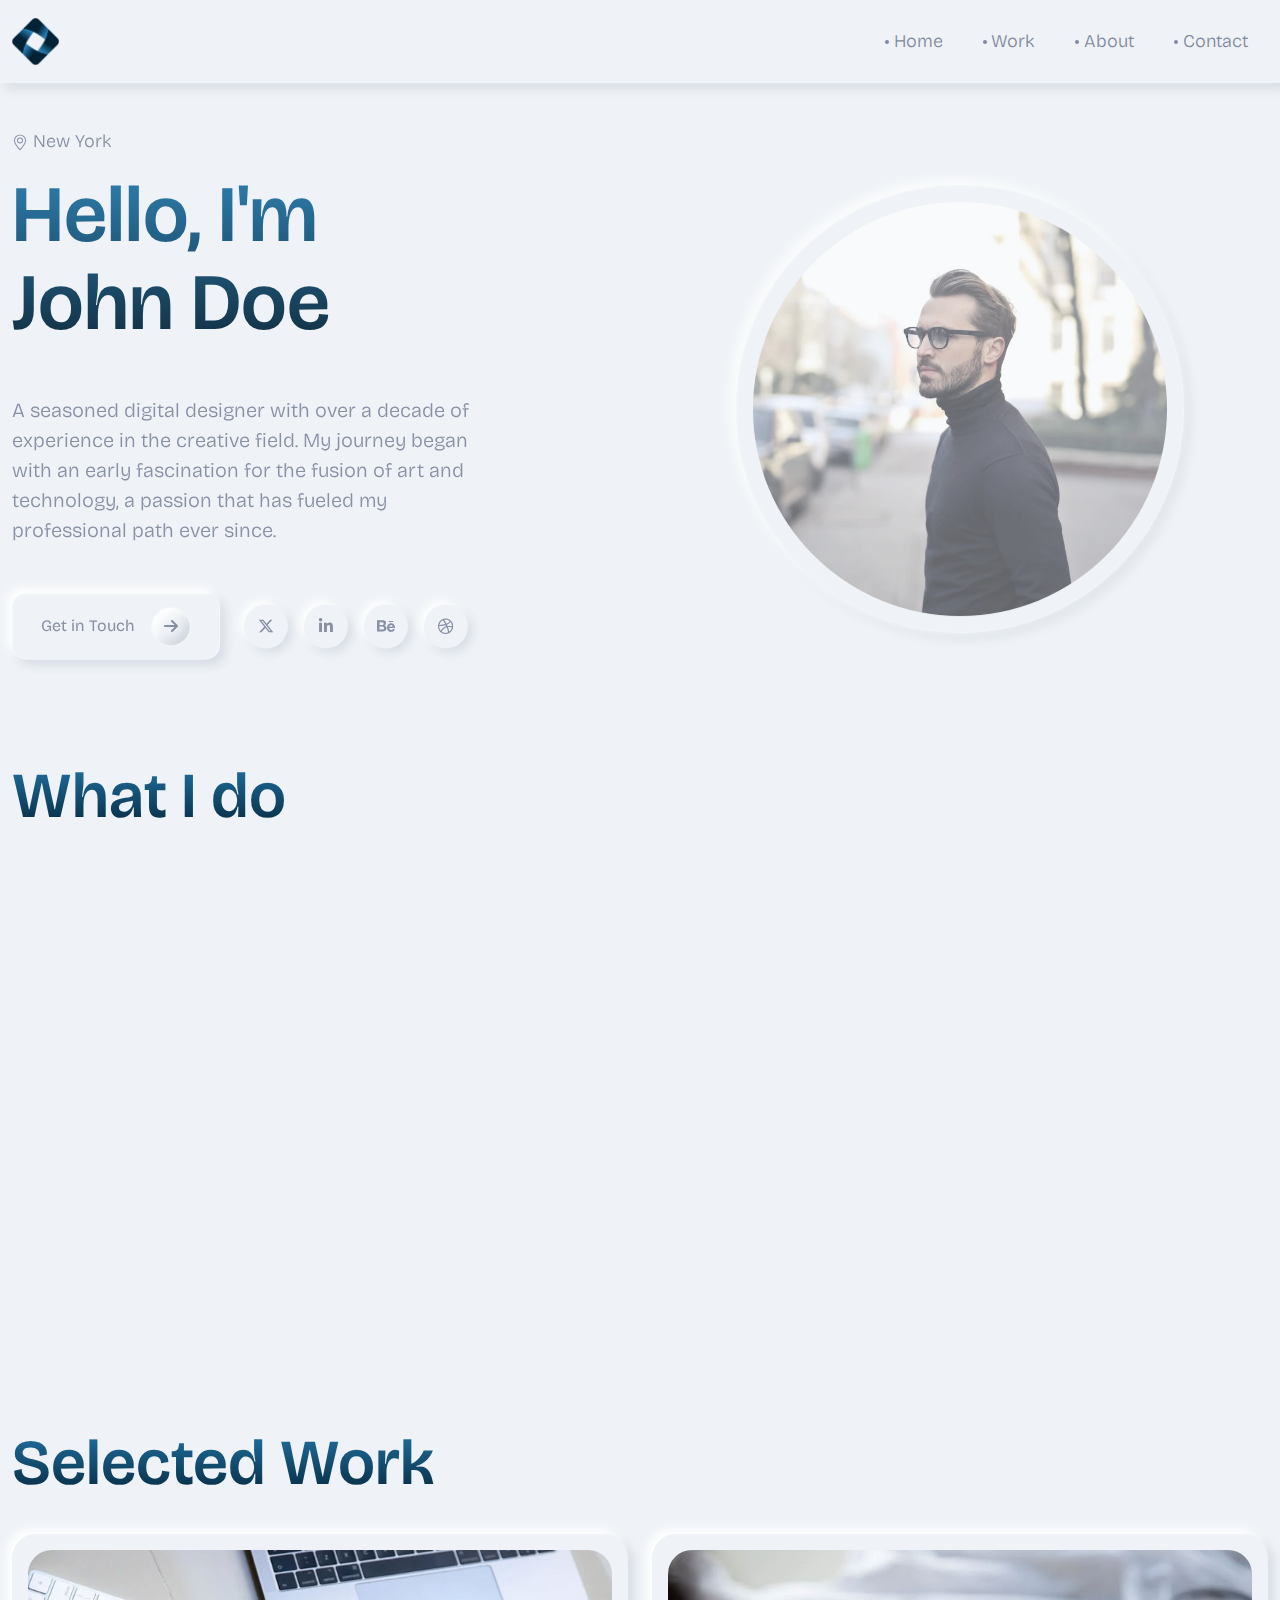
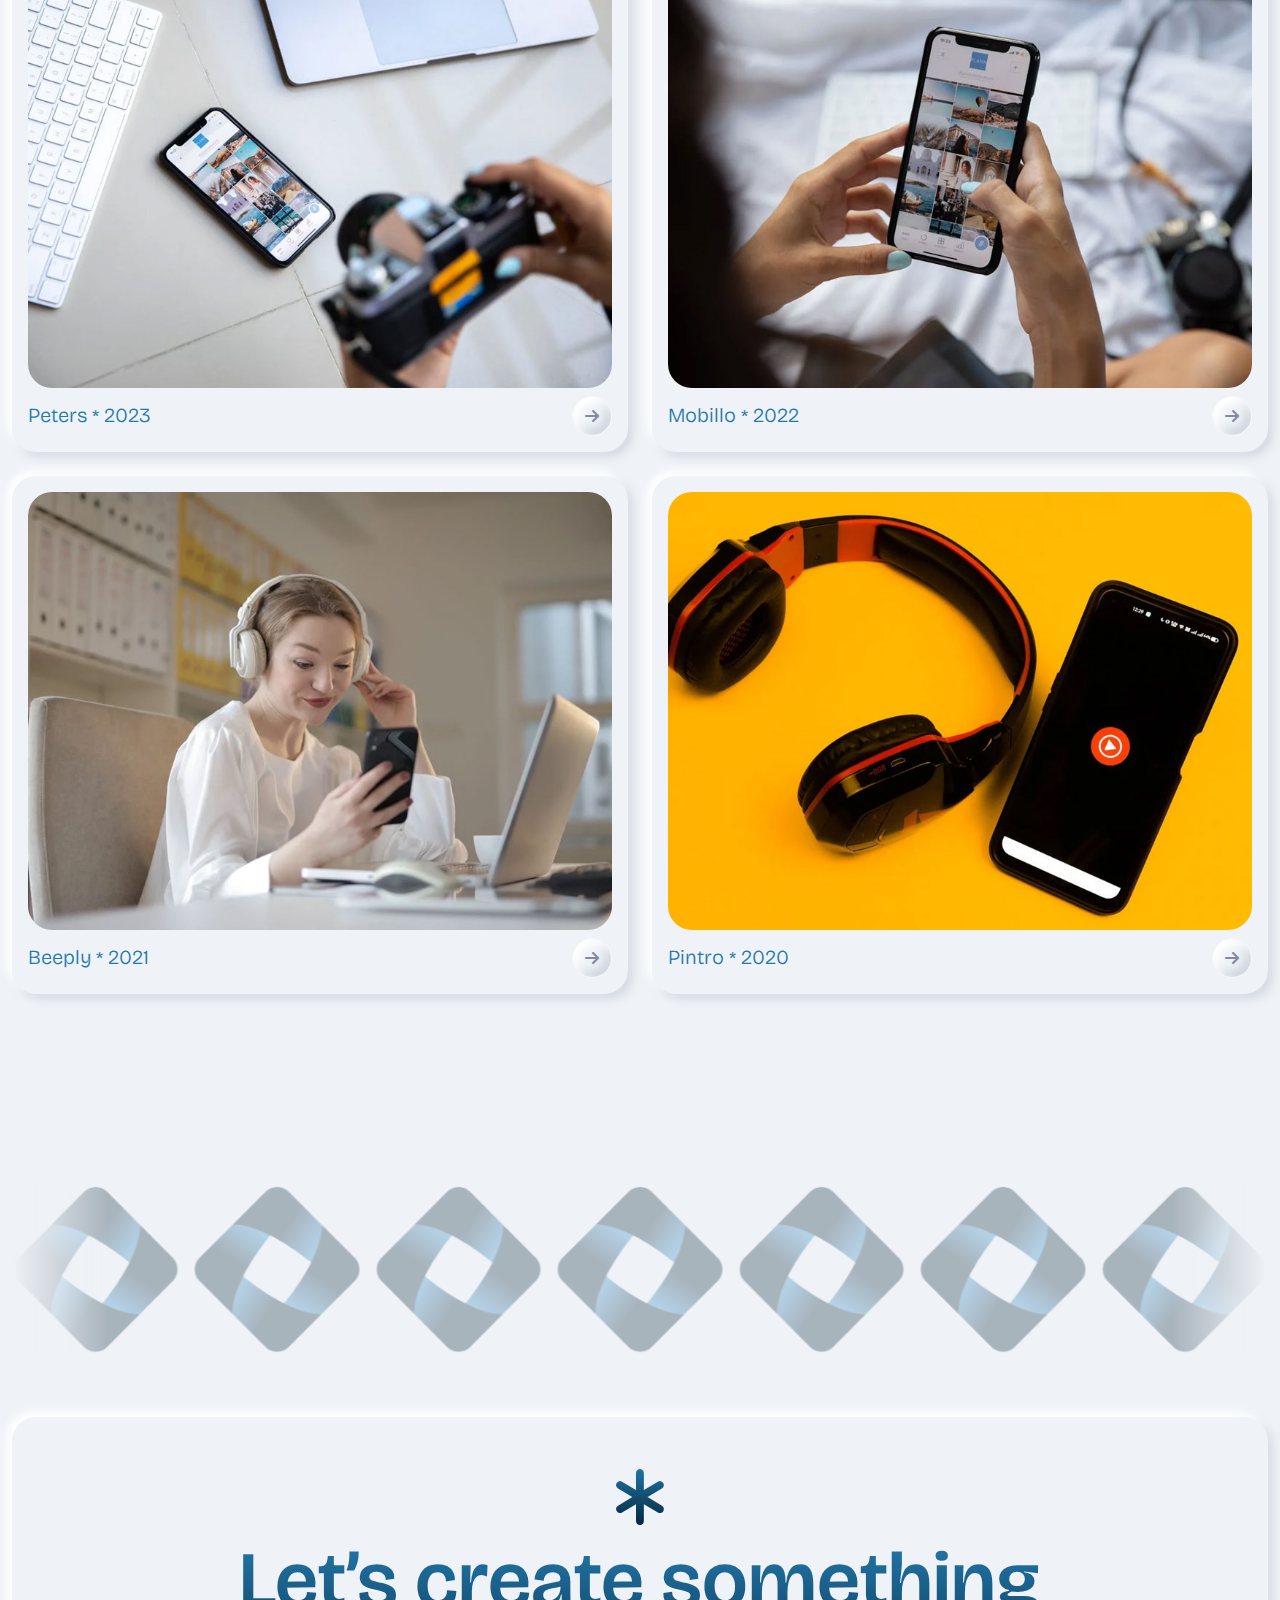
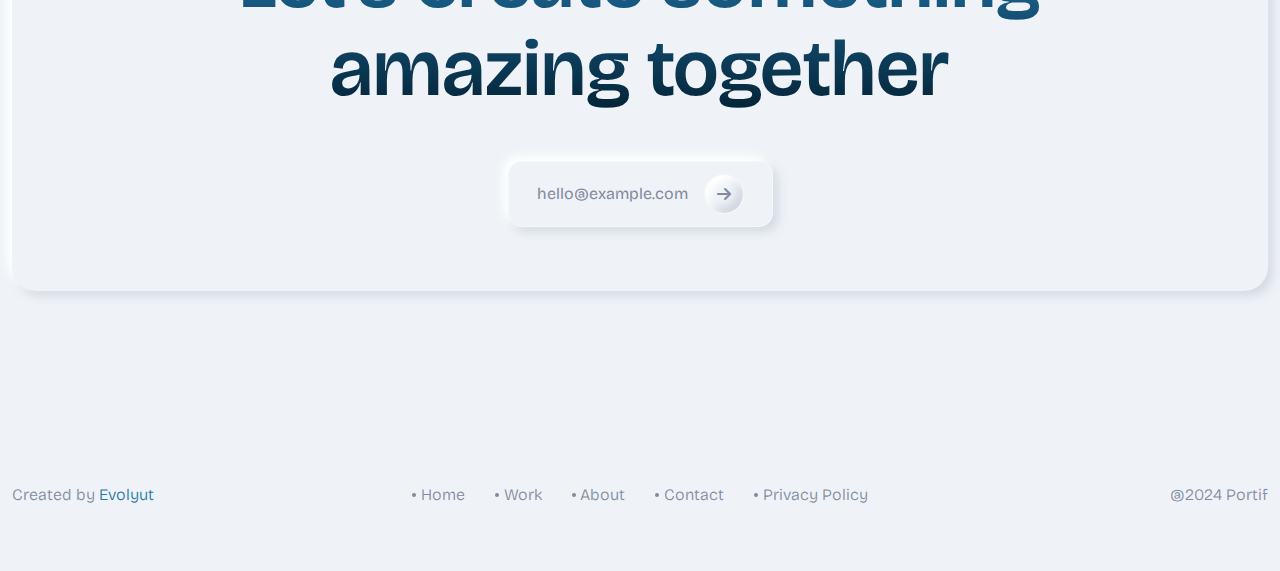
<file: portif-light/index.html>
<!doctype html>
<html lang="en">
   <head>
      <meta charset="utf-8">
      <meta name="viewport" content="width=device-width, initial-scale=1">
      <title>Portif - Personal Portfolio HTML Template</title>
      <link href="img/favicon.ico" rel="shortcut icon" type="image/x-icon">
      <link rel="preconnect" href="https://fonts.googleapis.com">
      <link rel="preconnect" href="https://fonts.gstatic.com" crossorigin>
      <link href="https://fonts.googleapis.com/css2?family=Bricolage+Grotesque:opsz,wght@12..96,200..800&display=swap" rel="stylesheet">
      <link rel="stylesheet" href="css/bootstrap.min.css" type="text/css">
      <link rel="stylesheet" href="css/swiper-bundle.min.css" type="text/css">
      <link rel="stylesheet" href="css/all.min.css" type="text/css" />
      <link rel="stylesheet" href="css/custom.css" type="text/css">
   </head>
   <body>
  
      <!-- Header start Here-->
      <header id="header" class="position-absolute start-0 end-0 top-0 z-9">
         <nav class="navbar navbar-expand-lg py-2">
            <div class="container">
               <a class="navbar-brand" href="index.html"> 
               <img src="img/portif.png" class="w-25" alt="logo">
               </a>
               <button class="navbar-toggler" type="button" data-bs-toggle="collapse" data-bs-target="#navbarSupportedContent" aria-controls="navbarSupportedContent" aria-expanded="false" aria-label="Toggle navigation">
               <span></span>
               <span></span>
               <span></span> 
               </button>
               <div class="collapse navbar-collapse" id="navbarSupportedContent">
                  <ul class="navbar-nav ms-lg-auto">
                     <li class="nav-item">
                        <a class="nav-link active" aria-current="page" href="index.html">Home</a>
                     </li>
                     <li class="nav-item"> 
                        <a class="nav-link" href="work.html">Work</a>
                     </li>
                     <li class="nav-item">
                        <a class="nav-link" href="About.html">About</a>
                     </li>
                     <li class="nav-item">
                        <a class="nav-link" href="contact.html">Contact</a>
                     </li>
                  </ul>
               </div>
            </div>
         </nav>
      </header>
      <!--Header End Here--> 


      <!--Banner Start Here-->

        <section class="wrapper">  
 
      <section class="banner">
         <div class="container">
            <div class="row row-cols-1  row-cols-lg-2 align-items-center justify-content-between pt-5">
               <div class="col order-2 order-lg-1">
                  <div class="banner-content">
                     <div class="location mb-3">
                        <svg xmlns="http://www.w3.org/2000/svg" width="16" height="16" fill="currentColor" class="bi bi-geo-alt" viewBox="0 0 16 16">
                           <path d="M12.166 8.94c-.524 1.062-1.234 2.12-1.96 3.07A32 32 0 0 1 8 14.58a32 32 0 0 1-2.206-2.57c-.726-.95-1.436-2.008-1.96-3.07C3.304 7.867 3 6.862 3 6a5 5 0 0 1 10 0c0 .862-.305 1.867-.834 2.94M8 16s6-5.686 6-10A6 6 0 0 0 2 6c0 4.314 6 10 6 10"/>
                           <path d="M8 8a2 2 0 1 1 0-4 2 2 0 0 1 0 4m0 1a3 3 0 1 0 0-6 3 3 0 0 0 0 6"/>
                        </svg>
                        New York
                     </div>
                     <h1 class="m-0">Hello, I'm John Doe</h1>
                     <p class="m-0 py-3 py-md-5">A seasoned digital designer with over a decade of experience in the creative field. My journey began with an early fascination for the fusion of art and technology, a passion that has fueled my professional path ever since.</p>
                     <div class="d-flex flex-wrap flex-md-row align-items-center gap-4 ga-md-5 pt-3 pt-md-0">
                        <a href="#" class="btn  d-flex align-items-center ">
                        Get in Touch 
                        <span class="arrow--circle d-flex align-items-center justify-content-center ms-3">
                        <i class="fa-solid fa-arrow-right"></i>
                        </span>
                        </a>
                        <ul class="list-unstyled d-flex social-media-list gap-3 m-0">
                           <li>
                              <a class="d-flex align-items-center justify-content-center " href="">
                              <i class="fa-brands fa-x-twitter"></i>
                              </a>
                           </li>
                           <li>
                              <a class="d-flex align-items-center justify-content-center "  href="">
                              <i class="fa-brands fa-linkedin-in"></i>
                              </a>
                           </li>
                           <li>
                              <a class="d-flex align-items-center justify-content-center "  href="">
                              <i class="fa-brands fa-behance"></i>
                              </a>
                           </li>
                           <li>
                              <a class="d-flex align-items-center justify-content-center "  href="">
                              <i class="fa-brands fa-dribbble"></i>
                              </a>
                           </li>
                        </ul>
                     </div>
                  </div>
               </div>
               <div class="col order-1 order-lg-2">
                  <div class="banner-img mb-4 mb-lg-0">
                     <img src="img/banner.webp" class="img-fluid" alt="banner">
                  </div>
               </div>
            </div>
         </div>
         </div>
      </section>
      <!--Banner End Here-->

   <!--Service-sec Start Here-->
   <section class="service-sec">
      <div class="container">
         <h2>What I do</h2>
         <div class="row row-cols-1 row-cols-lg-3 pt-4 gap-4 gap-lg-0">
            <div class="col">
               <div class="box-shadow service-item">
                  <span class="icon text-white pb-3"><i class="fa-solid fa-award "></i></span>
                  <div class="title">Branding</div>
                  <p>Design compelling logos and visuals, and establish brand guidelines to ensure consistency across all platforms.</p>
               </div>
            </div>
            <div class="col">
               <div class="box-shadow service-item">
                  <span class="icon text-white pb-3"><i class="fa-solid fa-code"></i></span>
                  <div class="title">Development</div>
                  <p>I create customized solutions leveraging the latest technology to fulfill client requirements.</p>
               </div>
            </div>
            <div class="col">
               <div class="box-shadow service-item">
                  <span class="icon text-white pb-3"><i class="fa-solid fa-bullseye"></i></span>
                  <div class="title">Strategy</div>
                  <p>Tailored solutions, focused on results: Comprehensive market research, strategic planning, and flawless execution.</p>
               </div>
            </div>
         </div>
      </div>
   </section>
   <!--Service-sec End Here-->


      <!--Selected Work Start Here-->
      <section class="service-sec">
         <div class="container">
            <h2>Selected Work</h2>
            <div class="row row-cols-1 row-cols-md-2 ">
               <div class="col">
                  <div class="box-shadow project-item mt-4">
                     <a href="#">
                        <figure>
                           <img src="img/item.jpg" alt="item">
                        </figure>
                        <div class="d-flex justify-content-between align-items-center pt-2">
                           <ul class="d-flex list-unstyled m-0 p-0">
                              <li>Peters</li>
                              <li>2023</li>
                           </ul>
                           <span class="arrow--circle d-flex align-items-center justify-content-center ">
                           <i class="fa-solid fa-arrow-right"></i>
                           </span>
                        </div>
                     </a>
                  </div>
               </div>
               <div class="col">
                  <div class="box-shadow project-item mt-4">
                     <a href="#">
                        <figure>
                           <img src="img/item2.jpg" alt="item">
                        </figure>
                        <div class="d-flex justify-content-between align-items-center pt-2">
                           <ul class="d-flex list-unstyled m-0 p-0">
                              <li>Mobillo</li>
                              <li>2022</li>
                           </ul>
                           <span class="arrow--circle d-flex align-items-center justify-content-center ">
                           <i class="fa-solid fa-arrow-right"></i>
                           </span>
                        </div>
                     </a>
                  </div>
               </div>
               <div class="col">
                  <div class="box-shadow project-item mt-4">
                     <a href="#">
                        <figure>
                           <img src="img/item3.jpg" alt="item">
                        </figure>
                        <div class="d-flex justify-content-between align-items-center pt-2">
                           <ul class="d-flex list-unstyled m-0 p-0">
                              <li>Beeply</li>
                              <li>2021</li>
                           </ul>
                           <span class="arrow--circle d-flex align-items-center justify-content-center ">
                           <i class="fa-solid fa-arrow-right"></i>
                           </span>
                        </div>
                     </a>
                  </div>
               </div>
               <div class="col">
                  <div class="box-shadow project-item mt-4">
                     <a href="#">
                        <figure>
                           <img src="img/item4.jpg" alt="item">
                        </figure>
                        <div class="d-flex justify-content-between align-items-center pt-2">
                           <ul class="d-flex list-unstyled m-0 p-0">
                              <li>Pintro</li>
                              <li>2020</li>
                           </ul>
                           <span class="arrow--circle d-flex align-items-center justify-content-center ">
                           <i class="fa-solid fa-arrow-right"></i>
                           </span>
                        </div>
                     </a>
                  </div>
               </div>
            </div>
         </div>
      </section>
      <!--Selected Work End Here-->


      <!-- Service-apply Start Here-->

      <section class="service-apply-section">
         <div class="container">
            <div class="service-slider">
               <div class="swiper">
                  <div class="swiper-wrapper">
                     <div class="swiper-slide"><img src="img/portif.png" alt="brand"></div>
                     <div class="swiper-slide"><img src="img/portif.png" alt="brand"></div>
                     <div class="swiper-slide"><img src="img/portif.png" alt="brand"></div>
                     <div class="swiper-slide"><img src="img/portif.png" alt="brand"></div>
                     <div class="swiper-slide"><img src="img/portif.png" alt="brand"></div>
                     <div class="swiper-slide"><img src="img/portif.png" alt="brand"></div>
                     <div class="swiper-slide"><img src="img/portif.png" alt="brand"></div>
                     <div class="swiper-slide"><img src="img/portif.png" alt="brand"></div>
                  </div>
                  <div class="swiper-pagination"></div>
               </div>  
            </div>
       
            <div class="service-apply-item box-shadow">
               <i class="fa-solid fa-asterisk text-center d-block mb-2"></i>
               <h3 class="text-center">Let’s create something amazing together</h3>
               <div class="d-flex justify-content-center pt-5">
                <a href="#" class="btn d-flex align-items-center">hello@example.com<span class="arrow--circle d-flex align-items-center justify-content-center ms-3"><i class="fa-solid fa-arrow-right"></i></span></a>
               </div>
            </div>

         </div>
      </section>  
      <!-- Service-apply End Here-->
   </section>

      <!-- Footer StarHere-->
      <footer>
         <div class="container">
            <div class="row">
               <div class="col-lg-3 order-2 order-lg-1">
                  <div class="text-footer text-center text-lg-start py-4 py-lg-0">Created by 
                     <a href="https://themeforest.net/user/evolyut" target="_blank" class="link">Evolyut</a>
                  </div>
               </div>
               <div class="col-lg-6 order-1 order-lg-2">
                  <ul class="d-flex footer-menu list-unstyled flex-wrap justify-content-center m-0 p-0">
                     <li><a href="index.html">Home</a></li>
                     <li><a href="work.html">Work</a></li>
                     <li><a href="About.html">About</a></li>
                     <li><a href="contact.html">Contact</a></li>
                     <li><a href="privacy.html">Privacy Policy</a></li>
                  </ul>
               </div>
               <div class="col-lg-3 order-3 "> 
                  <div class="text-footer text-center text-lg-end">
                     @2024 Portif
                  </div>
               </div>
            </div>
         </div>
      </footer>
      <!-- Footer End Here-->
      
      
      <script src="js/bootstrap.bundle.min.js"></script>
      <script src="js/gsap.min.js"></script>
      <script src="js/swiper-bundle.min.js"></script>
      <script src="js/custom.js"></script>



    


   </body>
</html>
</file>
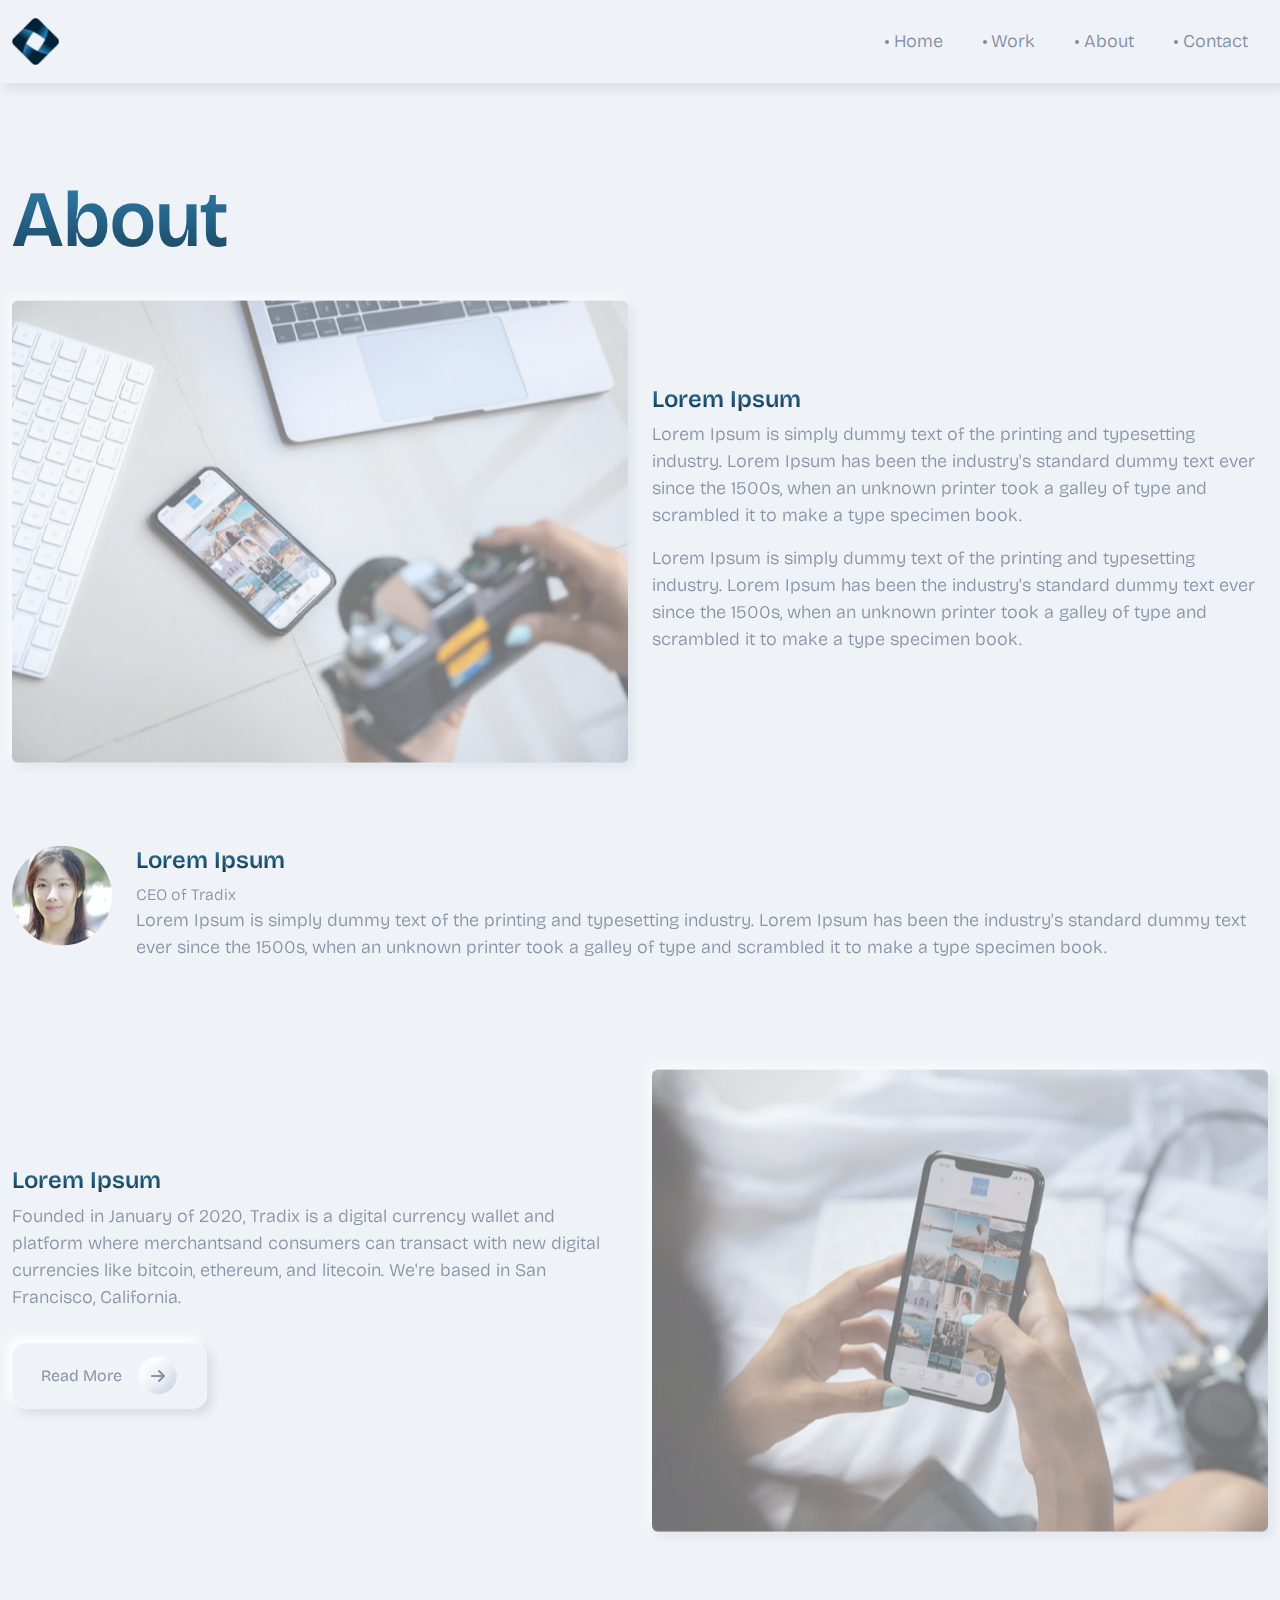
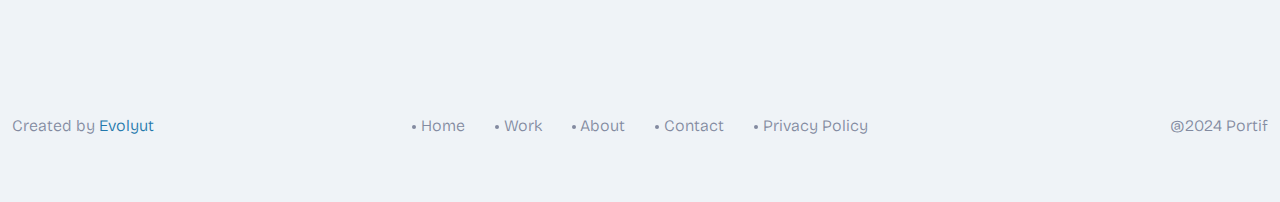
<file: portif-light/About.html>
<!doctype html>
<html lang="en">
   <head>
      <meta charset="utf-8">
      <meta name="viewport" content="width=device-width, initial-scale=1">
      <title>Portif - Personal Portfolio HTML Template</title>
      <link href="img/favicon.ico" rel="shortcut icon" type="image/x-icon">
      <link rel="preconnect" href="https://fonts.googleapis.com">
      <link rel="preconnect" href="https://fonts.gstatic.com" crossorigin>
      <link href="https://fonts.googleapis.com/css2?family=Bricolage+Grotesque:opsz,wght@12..96,200..800&display=swap" rel="stylesheet">
      <link rel="stylesheet" href="css/bootstrap.min.css" type="text/css">
      <link rel="stylesheet" href="css/swiper-bundle.min.css" type="text/css">
      <link rel="stylesheet" href="css/all.min.css" type="text/css" />
      <link rel="stylesheet" href="css/custom.css" type="text/css">
   </head>
   <body>
      <!-- Header start Here-->
      <header id="header" class="position-absolute start-0 end-0 top-0 z-9">
         <nav class="navbar navbar-expand-lg py-2">
            <div class="container">
               <a class="navbar-brand" href="index.html"> 
               <img src="img/portif.png" class="w-25" alt="logo">
               </a>
               <button class="navbar-toggler" type="button" data-bs-toggle="collapse" data-bs-target="#navbarSupportedContent" aria-controls="navbarSupportedContent" aria-expanded="false" aria-label="Toggle navigation">
               <span></span>
               <span></span>
               <span></span> 
               </button>
               <div class="collapse navbar-collapse" id="navbarSupportedContent">
                  <ul class="navbar-nav ms-lg-auto">
                     <li class="nav-item">
                        <a class="nav-link active" aria-current="page" href="index.html">Home</a>
                     </li>
                     <li class="nav-item"> 
                        <a class="nav-link" href="work.html">Work</a>
                     </li>
                     <li class="nav-item">
                        <a class="nav-link" href="About.html">About</a>
                     </li>
                     <li class="nav-item">
                        <a class="nav-link" href="contact.html">Contact</a>
                     </li>
                  </ul>
               </div>
            </div>
         </nav>
      </header>
      <!--Header End Here--> 
      <!--Banner Start Here-->
      <section class="wrapper">
         <!--Selected Work Start Here-->
         <section class="service-sec about-main">
            <div class="container pt-5 pt-md-0">
               <h1 class="m-0 pb-2 pb-md-4">About</h1>
            <div class="row row-cols-1 row-cols-md-2 align-items-center ">
               <div class="col">
                  <div class="about-img rounded-2 overflow-hidden box-shadow">
                     <img src="img/item.jpg" alt="item">
                  </div>
               </div>
               <div class="col">
                  <div class="about-content pt-4 pt-lg-0">
                     <h4 class="mb-2">Lorem Ipsum</h4>
                     <p class="pb-3 m-0">Lorem Ipsum is simply dummy text of the printing and typesetting industry. Lorem Ipsum has been the industry's standard dummy text ever since the 1500s, when an unknown printer took a galley of type and scrambled it to make a type specimen book.</p>
                     <p class="m-0">Lorem Ipsum is simply dummy text of the printing and typesetting industry. Lorem Ipsum has been the industry's standard dummy text ever since the 1500s, when an unknown printer took a galley of type and scrambled it to make a type specimen book.</p>
                  </div>
               </div>
            </div>
            <div class="row row-cols-1 align-items-center  py-5 my-lg-5">
               <div class="col">
                  <div class="d-sm-flex align-items-start ">
                     <img src="img/avtar.jpg"  class="img-fluid rounded-circle mb-3 mb-sm-0 me-4" alt="img">
                     <div>
                        <h4>Lorem Ipsum</h4>
                        <span style="color:#828aa0;">CEO of Tradix</span>
                        <p class="m-0">Lorem Ipsum is simply dummy text of the printing and typesetting industry. Lorem Ipsum has been the industry's standard dummy text ever since the 1500s, when an unknown printer took a galley of type and scrambled it to make a type specimen book.</p>
                     </div>
                  </div>
               </div>  
            </div>
            <div class="row row-cols-1 row-cols-md-2 align-items-center ">
               <div class="col order-md-2">
                  <div class="about-img rounded-2 overflow-hidden box-shadow">
                     <img src="img/item2.jpg" alt="item">
                  </div>
               </div>  
               <div class="col order-md-1">
                  <div class="about-content pt-4 pt-lg-0 ">
                     <h4 class="mb-2">Lorem Ipsum</h4>
                     <p class="pb-3 m-0">Founded in January of 2020, Tradix is a digital currency wallet and platform where merchantsand consumers can transact with new digital currencies like bitcoin, ethereum, and litecoin. We're based in San Francisco, California.
                     </p>
                     <a href="#" class="btn d-inline-flex align-items-center mt-3"> Read More <span class="arrow--circle d-flex align-items-center justify-content-center ms-3"><i class="fa-solid fa-arrow-right"></i></span> </a>
                  </div>
               </div>
            </div>
         </section>
         <!--Selected Work End Here-->
      </section>
      <!-- Footer StarHere-->
      <footer>
         <div class="container">
            <div class="row">
               <div class="col-lg-3 order-2 order-lg-1">
                  <div class="text-footer text-center text-lg-start py-4 py-lg-0">Created by 
                     <a href="https://themeforest.net/user/evolyut" target="_blank" class="link">Evolyut</a>
                  </div>
               </div>
               <div class="col-lg-6 order-1 order-lg-2">
                  <ul class="d-flex footer-menu list-unstyled flex-wrap justify-content-center m-0 p-0">
                     <li><a href="index.html">Home</a></li>
                     <li><a href="work.html">Work</a></li>
                     <li><a href="About.html">About</a></li>
                     <li><a href="contact.html">Contact</a></li>
                     <li><a href="privacy.html">Privacy Policy</a></li>
                  </ul>
               </div>
               <div class="col-lg-3 order-3 "> 
                  <div class="text-footer text-center text-lg-end">
                     @2024 Portif
                  </div>
               </div>
            </div>
         </div>
      </footer>
      <!-- Footer End Here-->
      <script src="js/bootstrap.bundle.min.js"></script>
      <script src="js/gsap.min.js"></script>
      <script src="js/swiper-bundle.min.js"></script>
      <script src="js/custom.js"></script>
   </body>
</html>
</file>
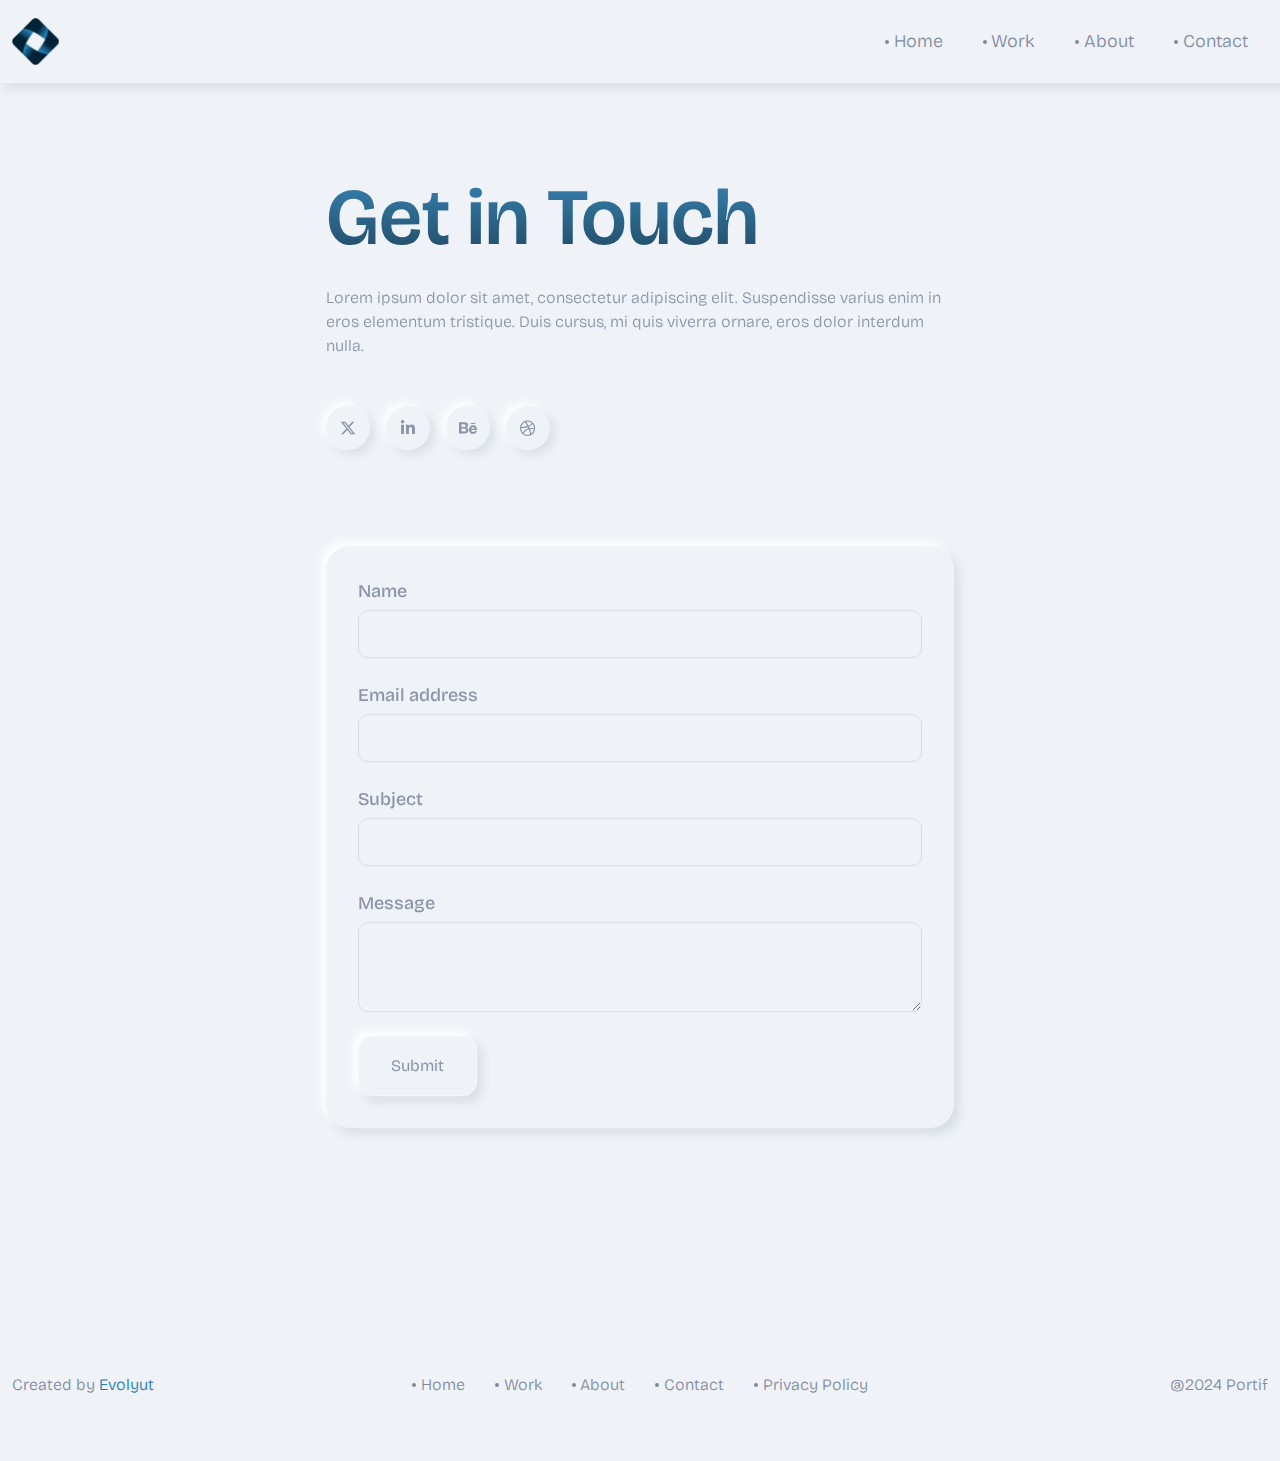
<file: portif-light/contact.html>
<!doctype html>
<html lang="en">
   <head>
      <meta charset="utf-8">
      <meta name="viewport" content="width=device-width, initial-scale=1">
      <title>Portif - Personal Portfolio HTML Template</title> 
      <link href="img/favicon.ico" rel="shortcut icon" type="image/x-icon">
      <link rel="preconnect" href="https://fonts.googleapis.com">
      <link rel="preconnect" href="https://fonts.gstatic.com" crossorigin>
      <link href="https://fonts.googleapis.com/css2?family=Bricolage+Grotesque:opsz,wght@12..96,200..800&display=swap" rel="stylesheet">
      <link rel="stylesheet" href="css/bootstrap.min.css" type="text/css">
      <link rel="stylesheet" href="css/swiper-bundle.min.css" type="text/css">
      <link rel="stylesheet" href="css/all.min.css" type="text/css" />
      <link rel="stylesheet" href="css/custom.css" type="text/css">
   </head>
   <body>
      <!-- Header start Here--> 
      <header id="header" class="position-absolute start-0 end-0 top-0 z-9">
         <nav class="navbar navbar-expand-lg py-2">
            <div class="container">
               <a class="navbar-brand" href="index.html">
               <img src="img/portif.png" class="w-25" alt="logo">
               </a>
               <button class="navbar-toggler" type="button" data-bs-toggle="collapse" data-bs-target="#navbarSupportedContent" aria-controls="navbarSupportedContent" aria-expanded="false" aria-label="Toggle navigation">
               <span></span>
               <span></span>
               <span></span>
               </button>
               <div class="collapse navbar-collapse" id="navbarSupportedContent">
                  <ul class="navbar-nav ms-lg-auto">
                     <li class="nav-item">
                        <a class="nav-link active" aria-current="page" href="index.html">Home</a>
                     </li>
                     <li class="nav-item">
                        <a class="nav-link" href="work.html">Work</a> 
                     </li>
                     <li class="nav-item">
                        <a class="nav-link" href="About.html">About</a>
                     </li>
                     <li class="nav-item">
                        <a class="nav-link" href="contact.html">Contact</a>
                     </li>
                  </ul>
               </div>
            </div>
         </nav>
      </header>
      <!--Header End Here--> 
      <section class="wrapper">
         <div class="service-sec contact-main ">
         <div class="container  pt-5 pt-lg-0">
            <div class=" col-lg-6 mx-auto">
               <h1 class="m-0 pb-2 pb-md-4">Get in Touch</h1>
               <p class="m-0 pb-4 pb-md-5">Lorem ipsum dolor sit amet, consectetur adipiscing elit. Suspendisse varius enim in eros elementum tristique. Duis cursus, mi quis viverra ornare, eros dolor interdum nulla.</p>
               <ul class="list-unstyled d-flex social-media-list gap-3 m-0">
                  <li>
                     <a class="d-flex align-items-center justify-content-center " href="">
                     <i class="fa-brands fa-x-twitter"></i>
                     </a>
                  </li>
                  <li>
                     <a class="d-flex align-items-center justify-content-center "  href="">
                     <i class="fa-brands fa-linkedin-in"></i>
                     </a>
                  </li>
                  <li>
                     <a class="d-flex align-items-center justify-content-center "  href="">
                     <i class="fa-brands fa-behance"></i>
                     </a>
                  </li>
                  <li>
                     <a class="d-flex align-items-center justify-content-center "  href="">
                     <i class="fa-brands fa-dribbble"></i>
                     </a>
                  </li>
               </ul>
               <div class="box-shadow contact-form">
                  <form>
                     <div class="mb-4">
                        <label for="exampleInputName" class="form-label">Name</label>
                        <input type="name" class="form-control" id="exampleInputName" aria-describedby="name">
                     </div>
                     <div class="mb-4">
                        <label for="exampleInputEmail1" class="form-label">Email address</label>
                        <input type="email" class="form-control" id="exampleInputEmail1" aria-describedby="emailHelp">
                     </div>
                     <div class="mb-4">
                        <label for="exampleInputSubject" class="form-label">Subject</label>
                        <input type="email" class="form-control" id="exampleInputSubject" aria-describedby="emailHelp">
                     </div>
                     <div class="mb-4">
                        <label for="exampleFormControlTextarea1" class="form-label">Message</label>
                        <textarea class="form-control" id="exampleFormControlTextarea1" rows="3"></textarea>
                     </div>
                     <button type="submit " class="btn ">Submit</button>
                  </form>
               </div>
            </div>  
         </div>
      </section>



      <!-- Footer StarHere-->
      <footer>
         <div class="container">
            <div class="row">
               <div class="col-lg-3 order-2 order-lg-1">
                  <div class="text-footer text-center text-lg-start py-4 py-lg-0">Created by 
                     <a href="https://themeforest.net/user/evolyut" target="_blank" class="link">Evolyut</a>
                  </div>
               </div>
               <div class="col-lg-6 order-1 order-lg-2">
                  <ul class="d-flex footer-menu list-unstyled flex-wrap justify-content-center m-0 p-0">
                     <li><a href="index.html">Home</a></li>
                     <li><a href="work.html">Work</a></li>
                     <li><a href="About.html">About</a></li>
                     <li><a href="contact.html">Contact</a></li>
                     <li><a href="privacy.html">Privacy Policy</a></li>
                  </ul>
               </div>
               <div class="col-lg-3 order-3 "> 
                  <div class="text-footer text-center text-lg-end">
                     @2024 Portif
                  </div>
               </div>
            </div>
         </div>
      </footer>
      <!-- Footer End Here-->


      <script src="js/bootstrap.bundle.min.js"></script>
      <script src="js/gsap.min.js"></script>
      <script src="js/swiper-bundle.min.js"></script>
      <script src="js/custom.js"></script>


   </body>
</html>
</file>
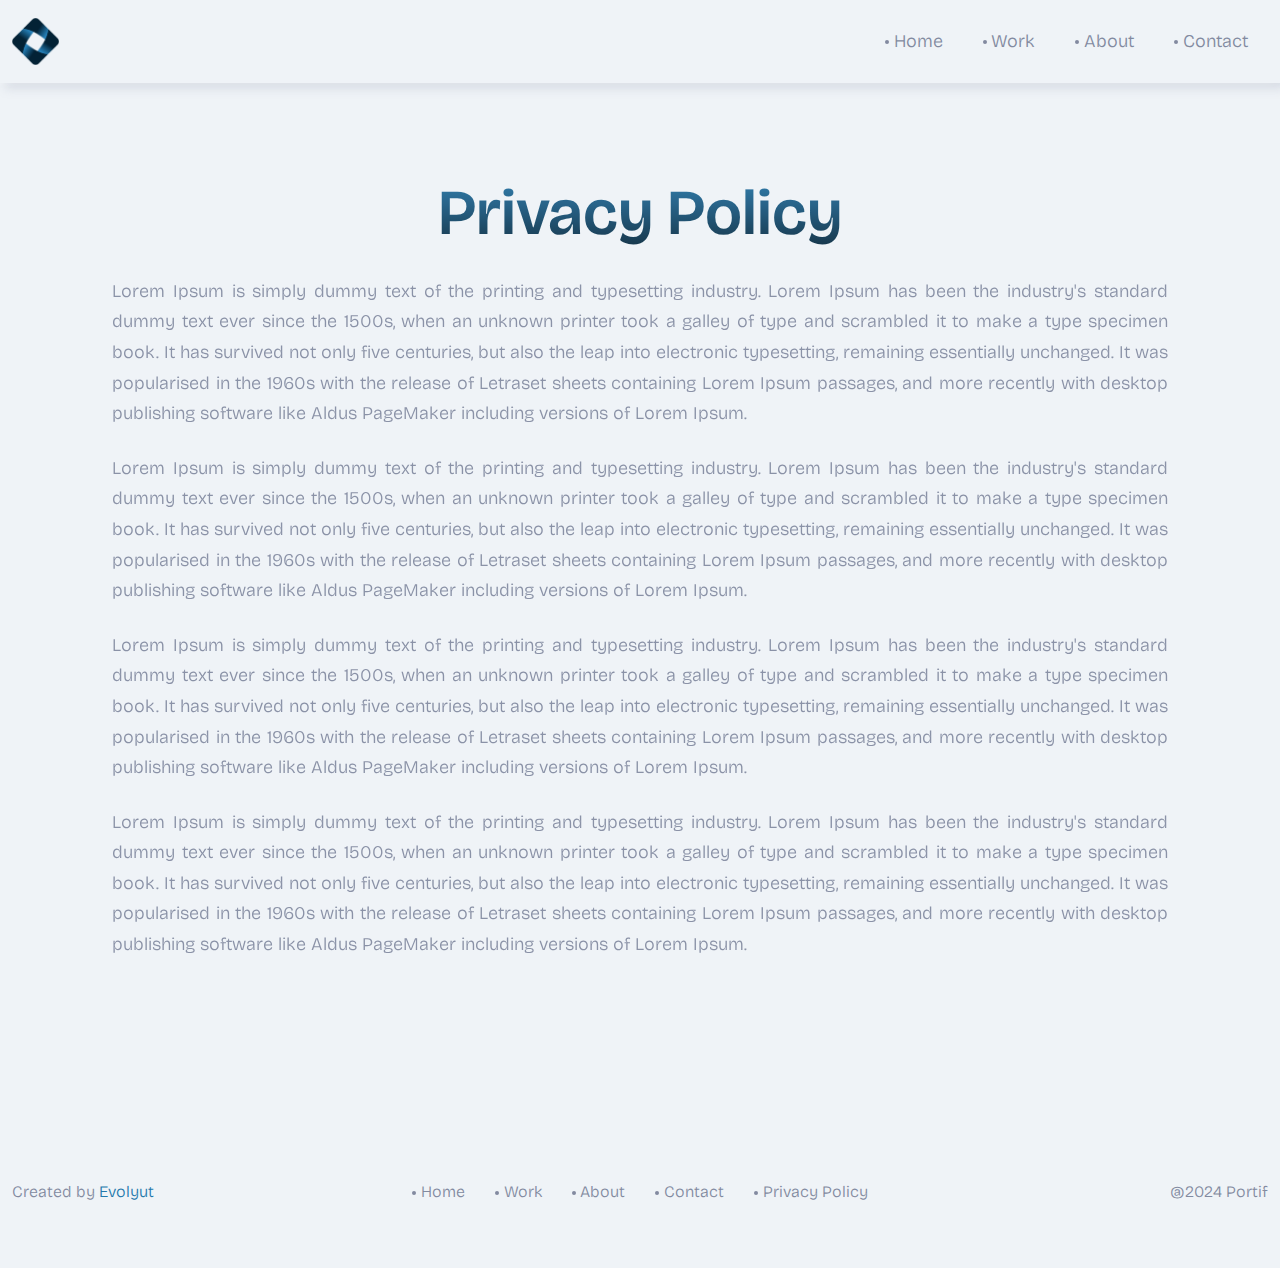
<file: portif-light/privacy.html>
<!doctype html>
<html lang="en">
   <head>
      <meta charset="utf-8">
      <meta name="viewport" content="width=device-width, initial-scale=1">
      <title>Portif</title>
      <link href="img/favicon.ico" rel="shortcut icon" type="image/x-icon">
      <link rel="preconnect" href="https://fonts.googleapis.com">
      <link rel="preconnect" href="https://fonts.gstatic.com" crossorigin>
      <link href="https://fonts.googleapis.com/css2?family=Bricolage+Grotesque:opsz,wght@12..96,200..800&display=swap" rel="stylesheet">
      <link rel="stylesheet" href="css/bootstrap.min.css" type="text/css">
      <link rel="stylesheet" href="css/swiper-bundle.min.css" type="text/css">
      <link rel="stylesheet" href="css/all.min.css" type="text/css" />
      <link rel="stylesheet" href="css/custom.css" type="text/css">
   </head>
   <body>
      <!-- Header start Here-->
      <header id="header" class="position-absolute start-0 end-0 top-0 z-9">
         <nav class="navbar navbar-expand-lg py-2">
            <div class="container">
               <a class="navbar-brand" href="index.html">
               <img src="img/portif.png" class="w-25" alt="logo">
               </a>
               <button class="navbar-toggler" type="button" data-bs-toggle="collapse" data-bs-target="#navbarSupportedContent" aria-controls="navbarSupportedContent" aria-expanded="false" aria-label="Toggle navigation">
               <span></span>
               <span></span>
               <span></span>
               </button>
               <div class="collapse navbar-collapse" id="navbarSupportedContent">
                  <ul class="navbar-nav ms-lg-auto">
                     <li class="nav-item">
                        <a class="nav-link active" aria-current="page" href="index.html">Home</a>
                     </li>
                     <li class="nav-item">
                        <a class="nav-link" href="work.html">Work</a> 
                     </li>
                     <li class="nav-item">
                        <a class="nav-link" href="About.html">About</a>
                     </li>
                     <li class="nav-item">
                        <a class="nav-link" href="contact.html">Contact</a>
                     </li>
                  </ul>
               </div>
            </div>
         </nav>
      </header>
      <!--Header End Here--> 
      <section class="wrapper">
         <div class="service-sec privacy-main ">
            <div class="container  pt-5 pt-lg-0">
               <h2 class="text-center mb-4   ">Privacy Policy</h2>
               <p>Lorem Ipsum is simply dummy text of the printing and typesetting industry. Lorem Ipsum has been the industry's standard dummy text ever since the 1500s, when an unknown printer took a galley of type and scrambled it to make a type specimen book. It has survived not only five centuries, but also the leap into electronic typesetting, remaining essentially unchanged. It was popularised in the 1960s with the release of Letraset sheets containing Lorem Ipsum passages, and more recently with desktop publishing software like Aldus PageMaker including versions of Lorem Ipsum.</p>
               <p>Lorem Ipsum is simply dummy text of the printing and typesetting industry. Lorem Ipsum has been the industry's standard dummy text ever since the 1500s, when an unknown printer took a galley of type and scrambled it to make a type specimen book. It has survived not only five centuries, but also the leap into electronic typesetting, remaining essentially unchanged. It was popularised in the 1960s with the release of Letraset sheets containing Lorem Ipsum passages, and more recently with desktop publishing software like Aldus PageMaker including versions of Lorem Ipsum.</p>
               <p>Lorem Ipsum is simply dummy text of the printing and typesetting industry. Lorem Ipsum has been the industry's standard dummy text ever since the 1500s, when an unknown printer took a galley of type and scrambled it to make a type specimen book. It has survived not only five centuries, but also the leap into electronic typesetting, remaining essentially unchanged. It was popularised in the 1960s with the release of Letraset sheets containing Lorem Ipsum passages, and more recently with desktop publishing software like Aldus PageMaker including versions of Lorem Ipsum.</p>
               <p>Lorem Ipsum is simply dummy text of the printing and typesetting industry. Lorem Ipsum has been the industry's standard dummy text ever since the 1500s, when an unknown printer took a galley of type and scrambled it to make a type specimen book. It has survived not only five centuries, but also the leap into electronic typesetting, remaining essentially unchanged. It was popularised in the 1960s with the release of Letraset sheets containing Lorem Ipsum passages, and more recently with desktop publishing software like Aldus PageMaker including versions of Lorem Ipsum.</p>
            </div>
         </div>
      </section>
      <!-- Footer StarHere-->
      <footer>
         <div class="container">
            <div class="row">
               <div class="col-lg-3 order-2 order-lg-1">
                  <div class="text-footer text-center text-lg-start py-4 py-lg-0">Created by 
                     <a href="https://themeforest.net/user/evolyut" target="_blank" class="link">Evolyut</a>
                  </div>
               </div>
               <div class="col-lg-6 order-1 order-lg-2">
                  <ul class="d-flex footer-menu list-unstyled flex-wrap justify-content-center m-0 p-0">
                     <li><a href="index.html">Home</a></li>
                     <li><a href="work.html">Work</a></li>
                     <li><a href="About.html">About</a></li>
                     <li><a href="contact.html">Contact</a></li>
                     <li><a href="privacy.html">Privacy Policy</a></li>
                  </ul>
               </div>
               <div class="col-lg-3 order-3 "> 
                  <div class="text-footer text-center text-lg-end">
                     @2024 Portif
                  </div>
               </div>
            </div>
         </div>
      </footer>
      <!-- Footer End Here-->
      <script src="js/bootstrap.bundle.min.js"></script>
      <script src="js/gsap.min.js"></script>
      <script src="js/swiper-bundle.min.js"></script>
      <script src="js/custom.js"></script>
   </body>
</html>
</file>
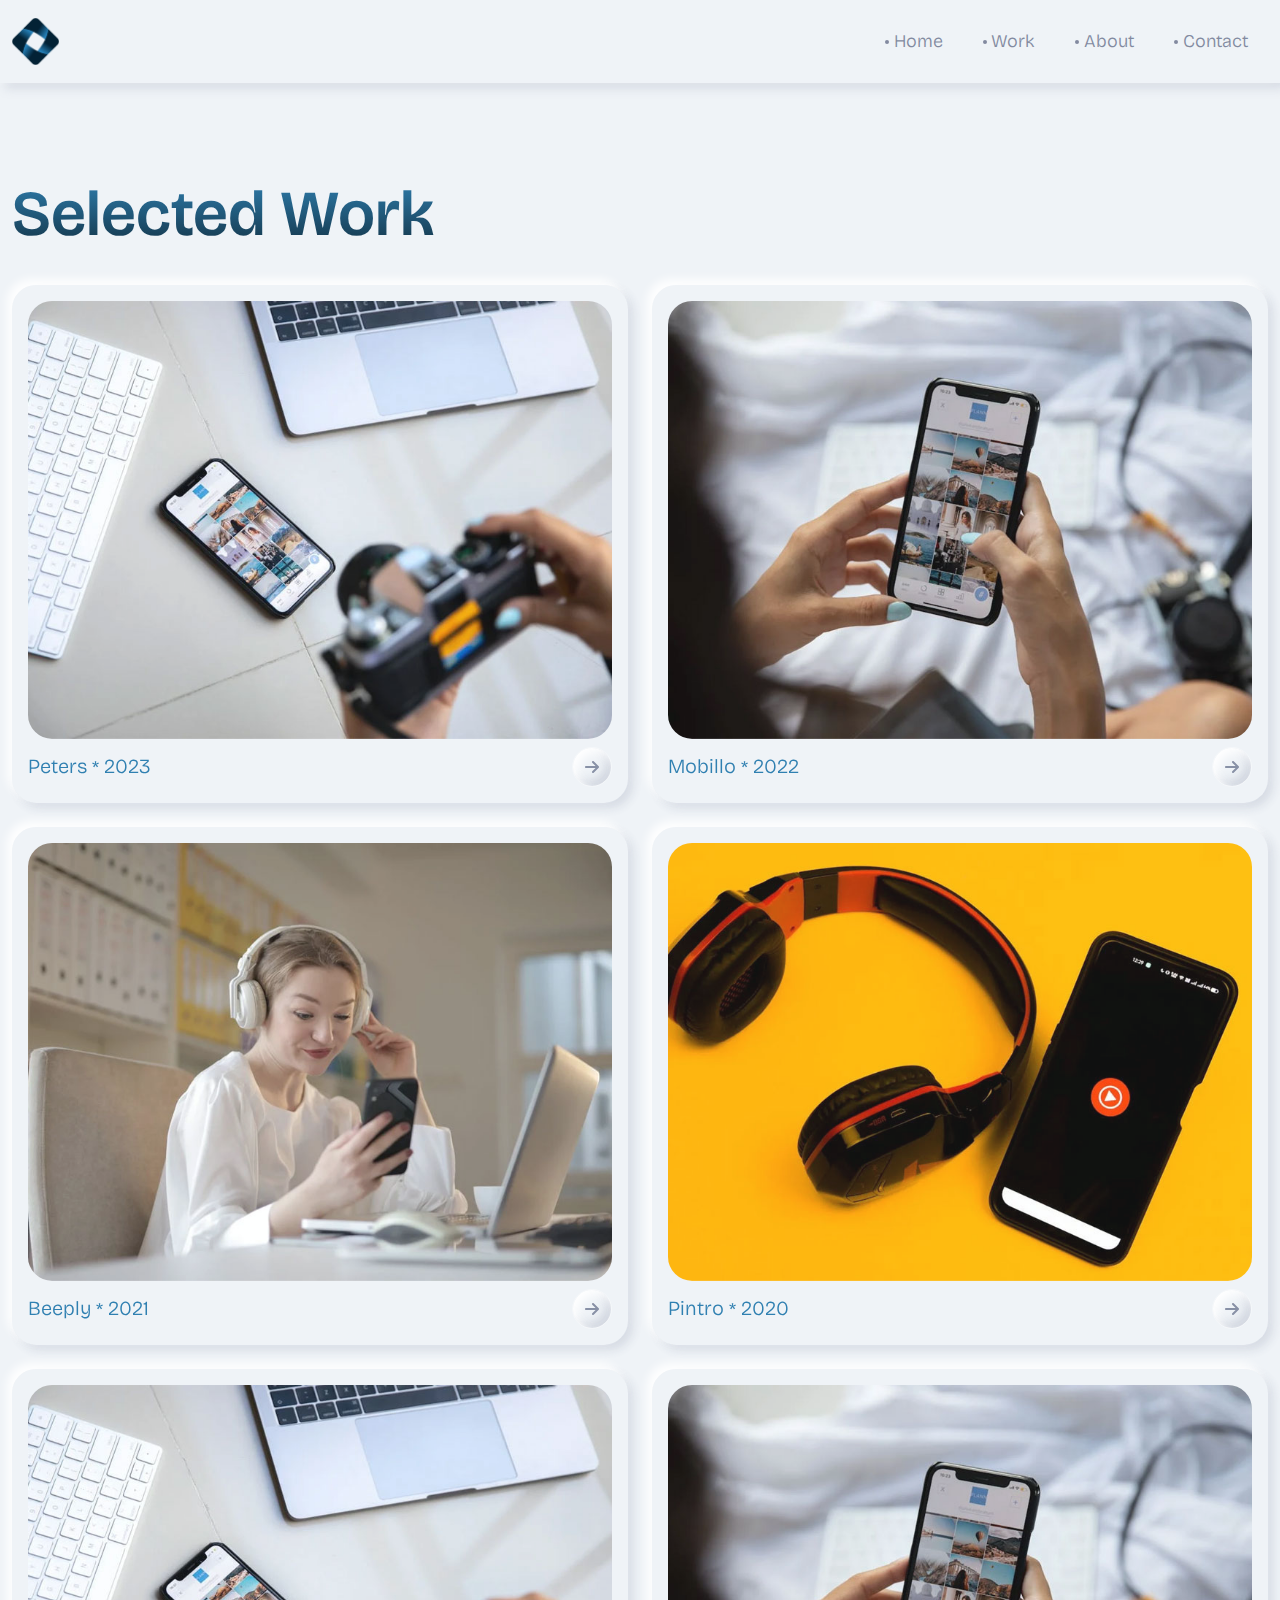
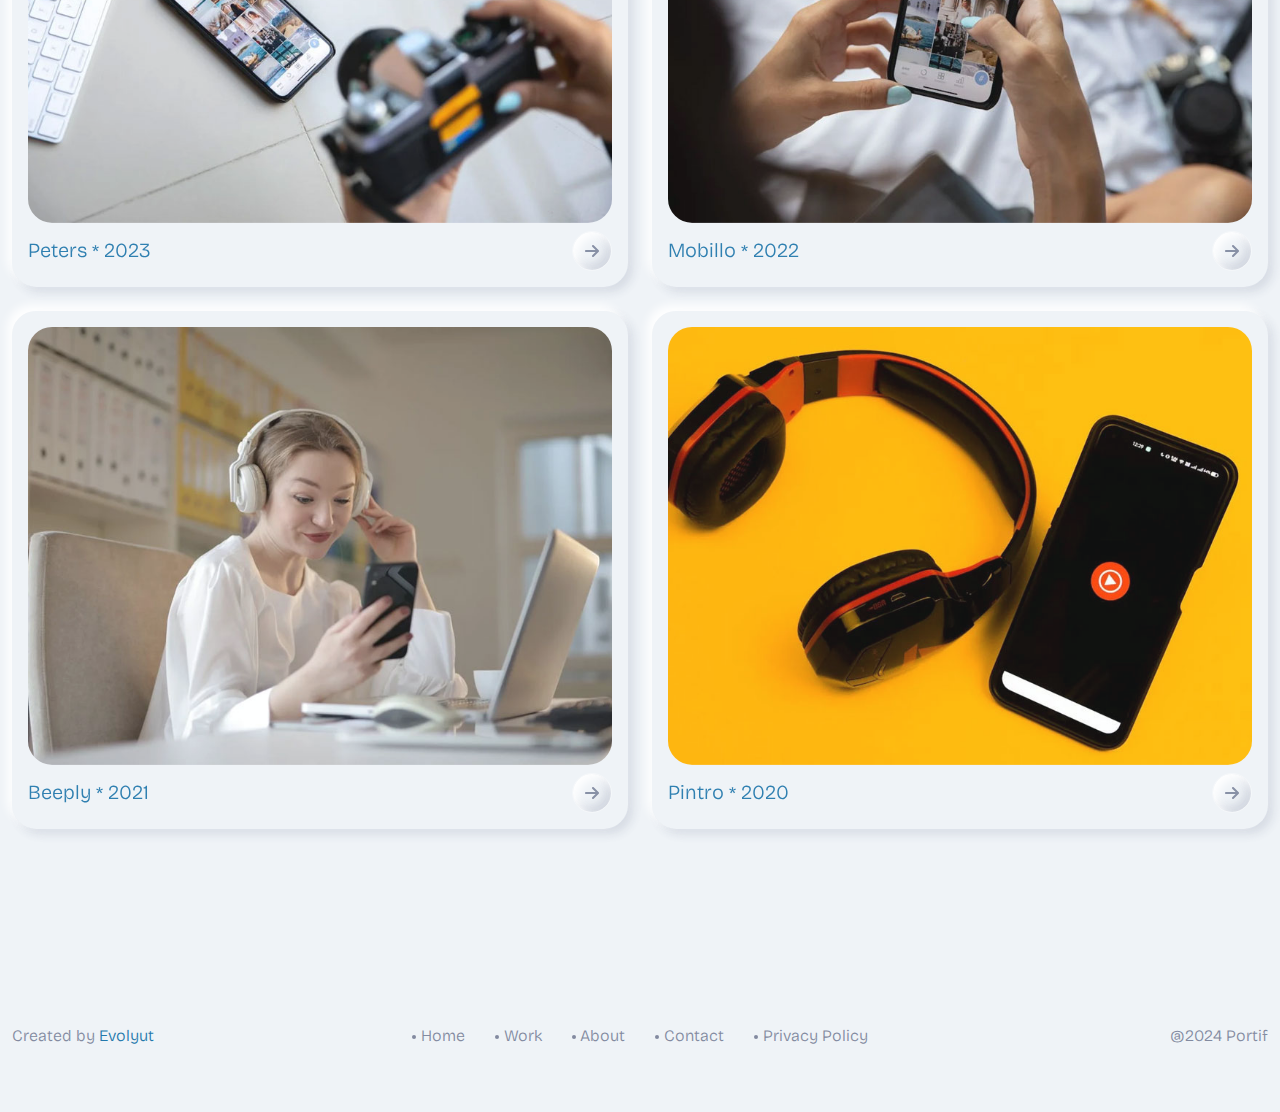
<file: portif-light/work.html>
<!doctype html>
<html lang="en">
   <head>
      <meta charset="utf-8">
      <meta name="viewport" content="width=device-width, initial-scale=1">
      <title>Portif - Personal Portfolio HTML Template</title>
      <link href="img/favicon.ico" rel="shortcut icon" type="image/x-icon">
      <link rel="preconnect" href="https://fonts.googleapis.com">
      <link rel="preconnect" href="https://fonts.gstatic.com" crossorigin>
      <link href="https://fonts.googleapis.com/css2?family=Bricolage+Grotesque:opsz,wght@12..96,200..800&display=swap" rel="stylesheet">
      <link rel="stylesheet" href="css/bootstrap.min.css" type="text/css">
      <link rel="stylesheet" href="css/swiper-bundle.min.css" type="text/css">
      <link rel="stylesheet" href="css/all.min.css" type="text/css" />
      <link rel="stylesheet" href="css/custom.css" type="text/css">
   </head>
   <body>

      <!-- Header start Here-->
      <header id="header" class="position-absolute start-0 end-0 top-0 z-9">
         <nav class="navbar navbar-expand-lg py-2">
            <div class="container">
               <a class="navbar-brand" href="index.html"> 
               <img src="img/portif.png" class="w-25" alt="logo">
               </a>
               <button class="navbar-toggler" type="button" data-bs-toggle="collapse" data-bs-target="#navbarSupportedContent" aria-controls="navbarSupportedContent" aria-expanded="false" aria-label="Toggle navigation">
               <span></span>
               <span></span>
               <span></span> 
               </button>
               <div class="collapse navbar-collapse" id="navbarSupportedContent">
                  <ul class="navbar-nav ms-lg-auto">
                     <li class="nav-item">
                        <a class="nav-link active" aria-current="page" href="index.html">Home</a>
                     </li>
                     <li class="nav-item"> 
                        <a class="nav-link" href="work.html">Work</a>
                     </li>
                     <li class="nav-item">
                        <a class="nav-link" href="About.html">About</a>
                     </li>
                     <li class="nav-item">
                        <a class="nav-link" href="contact.html">Contact</a>
                     </li>
                  </ul>
               </div>
            </div>
         </nav>
      </header>
      <!--Header End Here--> 


      <!--Banner Start Here-->

        <section class="wrapper"> 
 
      <!--Selected Work Start Here-->
      <section class="service-sec work-main">
         <div class="container pt-5 pt-lg-0">
            <h2>Selected Work</h2>
            <div class="row row-cols-1 row-cols-md-2 ">
               <div class="col">
                  <div class="box-shadow project-item mt-4">
                     <a href="#">
                        <figure>
                           <img src="img/item.jpg" alt="item">
                        </figure>
                        <div class="d-flex justify-content-between align-items-center pt-2">
                           <ul class="d-flex list-unstyled m-0 p-0">
                              <li>Peters</li>
                              <li>2023</li>
                           </ul>
                           <span class="arrow--circle d-flex align-items-center justify-content-center ">
                           <i class="fa-solid fa-arrow-right"></i>
                           </span>
                        </div>
                     </a>
                  </div>
               </div>
               <div class="col">
                  <div class="box-shadow project-item mt-4">
                     <a href="#">
                        <figure>
                           <img src="img/item2.jpg" alt="item">
                        </figure>
                        <div class="d-flex justify-content-between align-items-center pt-2">
                           <ul class="d-flex list-unstyled m-0 p-0">
                              <li>Mobillo</li>
                              <li>2022</li>
                           </ul>
                           <span class="arrow--circle d-flex align-items-center justify-content-center ">
                           <i class="fa-solid fa-arrow-right"></i>
                           </span>
                        </div>
                     </a>
                  </div>
               </div>
               <div class="col">
                  <div class="box-shadow project-item mt-4">
                     <a href="#">
                        <figure>
                           <img src="img/item3.jpg" alt="item">
                        </figure>
                        <div class="d-flex justify-content-between align-items-center pt-2">
                           <ul class="d-flex list-unstyled m-0 p-0">
                              <li>Beeply</li>
                              <li>2021</li>
                           </ul>
                           <span class="arrow--circle d-flex align-items-center justify-content-center ">
                           <i class="fa-solid fa-arrow-right"></i>
                           </span>
                        </div>
                     </a>
                  </div>
               </div>
               <div class="col">
                  <div class="box-shadow project-item mt-4">
                     <a href="#">
                        <figure>
                           <img src="img/item4.jpg" alt="item">
                        </figure>
                        <div class="d-flex justify-content-between align-items-center pt-2">
                           <ul class="d-flex list-unstyled m-0 p-0">
                              <li>Pintro</li>
                              <li>2020</li>
                           </ul>
                           <span class="arrow--circle d-flex align-items-center justify-content-center ">
                           <i class="fa-solid fa-arrow-right"></i>
                           </span>
                        </div>
                     </a>
                  </div>
               </div>
               <div class="col">
                  <div class="box-shadow project-item mt-4">
                     <a href="#">
                        <figure>
                           <img src="img/item.jpg" alt="item">
                        </figure>
                        <div class="d-flex justify-content-between align-items-center pt-2">
                           <ul class="d-flex list-unstyled m-0 p-0">
                              <li>Peters</li>
                              <li>2023</li>
                           </ul>
                           <span class="arrow--circle d-flex align-items-center justify-content-center ">
                           <i class="fa-solid fa-arrow-right"></i>
                           </span>
                        </div>
                     </a>
                  </div>
               </div>
               <div class="col">
                  <div class="box-shadow project-item mt-4">
                     <a href="#">
                        <figure>
                           <img src="img/item2.jpg" alt="item">
                        </figure>
                        <div class="d-flex justify-content-between align-items-center pt-2">
                           <ul class="d-flex list-unstyled m-0 p-0">
                              <li>Mobillo</li>
                              <li>2022</li>
                           </ul>
                           <span class="arrow--circle d-flex align-items-center justify-content-center ">
                           <i class="fa-solid fa-arrow-right"></i>
                           </span>
                        </div>
                     </a>
                  </div>
               </div>
               <div class="col">
                  <div class="box-shadow project-item mt-4">
                     <a href="#">
                        <figure>
                           <img src="img/item3.jpg" alt="item">
                        </figure>
                        <div class="d-flex justify-content-between align-items-center pt-2">
                           <ul class="d-flex list-unstyled m-0 p-0">
                              <li>Beeply</li>
                              <li>2021</li>
                           </ul>
                           <span class="arrow--circle d-flex align-items-center justify-content-center ">
                           <i class="fa-solid fa-arrow-right"></i>
                           </span>
                        </div>
                     </a>
                  </div>
               </div>
               <div class="col">
                  <div class="box-shadow project-item mt-4">
                     <a href="#">
                        <figure>
                           <img src="img/item4.jpg" alt="item">
                        </figure>
                        <div class="d-flex justify-content-between align-items-center pt-2">
                           <ul class="d-flex list-unstyled m-0 p-0">
                              <li>Pintro</li>
                              <li>2020</li>
                           </ul>
                           <span class="arrow--circle d-flex align-items-center justify-content-center ">
                           <i class="fa-solid fa-arrow-right"></i>
                           </span>
                        </div>
                     </a>
                  </div>
               </div>
            </div>
         </div>
      </section>
      <!--Selected Work End Here-->



      <!-- Footer StarHere-->
      <footer>
         <div class="container">
            <div class="row">
               <div class="col-lg-3 order-2 order-lg-1">
                  <div class="text-footer text-center text-lg-start py-4 py-lg-0">Created by 
                     <a href="https://themeforest.net/user/evolyut" target="_blank" class="link">Evolyut</a>
                  </div>
               </div>
               <div class="col-lg-6 order-1 order-lg-2">
                  <ul class="d-flex footer-menu list-unstyled flex-wrap justify-content-center m-0 p-0">
                     <li><a href="index.html">Home</a></li>
                     <li><a href="work.html">Work</a></li>
                     <li><a href="About.html">About</a></li>
                     <li><a href="contact.html">Contact</a></li>
                     <li><a href="privacy.html">Privacy Policy</a></li>
                  </ul>
               </div>
               <div class="col-lg-3 order-3 "> 
                  <div class="text-footer text-center text-lg-end">
                     @2024 Portif
                  </div>
               </div>
            </div>
         </div>
      </footer>
      <!-- Footer End Here-->
      
      
      <script src="js/bootstrap.bundle.min.js"></script>
      <script src="js/gsap.min.js"></script>
      <script src="js/swiper-bundle.min.js"></script>
      <script src="js/custom.js"></script>



    


   </body>
</html>
</file>
<file: portif-light/css/custom.css>
body {
	background-color: var(--grey);
	font-family: "Bricolage Grotesque", sans-serif;
	--dark-grey: #828aa0;
	font-weight: 300;
	position:relative;
  }
  
  :root {
	--nav-link: 1.25rem;
	--size: 4px;
	--round: 100%;
	--purple: #2378ac;
	--blue: #76a9f8;
	--white-transparent: rgba(255, 255, 255, 0.4);
	--grey: #eff3f7;
	--white: white;
	--shadow: rgba(136, 144, 167, 0.25);
	--mobile: 767px;
  }
  
  :is(h1, h2, h3, h4, h5, h6) {
	background: #032235;
	background: linear-gradient(to top, #032235 0%, #2378ac 100%);
	background-clip: text;
	-webkit-background-clip: text;
	-webkit-text-fill-color: transparent;
	font-weight: 600;
  }
  
  a {
	text-decoration: none;
	color: var(--dark-grey);
  }
  
  img {
	max-width: 100%;
  }
  
  section::before {
	content: "";
	display: block;
	clear: both;
  }
  
  h1 {
	font-size: 5rem;
	line-height: 1.1;
  }
  
  h2 {
	font-size: 4rem;
  }
  
  p {
	font-size: 1rem;
	color: var(--dark-grey);
  }

  .container {
	max-width: 80rem;
	width: 100%;
  }
  
  .box-shadow {
	box-shadow: -5px -5px 10px 0 #fff, 5px 5px 10px 0 var(--shadow);
  }
  
  .btn {
	border: 1px solid var(--white-transparent);
	box-shadow: inset 0 0 0 0 var(--white), inset 0 0 0 0 var(--shadow),
	  -5px -5px 10px 0 var(--white), 5px 5px 10px 0 var(--shadow);
	color: var(--dark-grey);
	border-radius: 14px;
	padding: 0.75rem 1.75rem;
	font-size: 1rem;
	line-height: 1;
	transition: box-shadow 0.4s cubic-bezier(0.215, 0.61, 0.355, 1);
  }
  
  .arrow--circle {
	border: 1px solid var(--white-transparent);
	box-shadow: inset 5px 5px 10px 0 var(--white),
	  inset -5px -5px 10px 0 rgba(136, 144, 167, 0.3);
	border-radius: 100%;
	width: 2.5rem;
	height: 2.5rem;
  }
  

  .wrapper {
	padding-top: 5rem;
  }
  

  header{
	box-shadow: -5px -5px 10px 0 #fff, 5px 5px 10px 0 var(--shadow);
  }

  header.position-fixed {
	transform: translateY(-100%);
	animation: slideDown 1s ease forwards;
	background-color: var(--grey);

	z-index: 99;
  }
  
  .navbar-expand-lg .navbar-nav .nav-link {
	padding: 1.25rem;
  }
  
  .nav-link {
	color: var(--dark-grey);
	font-size: 1.125rem;
	font-weight: 300;
	transition: all 0.4s ease-in-out;
  }
  
  .navbar-nav .nav-link.active,
  .navbar-nav .nav-link.show {
	color: var(--dark-grey);
  }
  
  .nav-link:focus,
  .nav-link:hover {
	transform: scale(0.94);
  }
  
  .nav-link::before {
	background-color: var(--dark-grey);
	width: var(--size);
	height: var(--size);
	content: "";
	display: inline-block;
	border-radius: var(--round);
	vertical-align: middle;
	margin-right: 0.3rem;
  }
  

  .banner .banner-content {
	max-width: 480px;
  }
  
  .banner-content .location {
	font-size: 1.125rem;
	color: var(--dark-grey);
  }
  
  .banner-content p {
	font-size: 1.25rem;
  }
  
  .social-media-list a {
	box-shadow: inset 0 0 0 0 var(--white), inset 0 0 0 0 var(--shadow),
	  -4px -4px 10px 0 var(--white), 4px 4px 10px 0 var(--shadow);
	border-radius: 100%;
	width: 2.75rem;
	height: 2.75rem;
	transition: box-shadow 0.4s cubic-bezier(0.215, 0.61, 0.355, 1);
	color: var(--dark-grey);
	font-size: 1rem;
  }
  
  .banner-img {
	border: 1px solid var(--white-transparent);
	border-radius: 100%;
	width: 38rem;
	height: 38rem;
	padding: 1rem;
	margin: 0 auto;
	box-shadow: -5px -5px 10px 3px #fff, 5px 5px 10px 3px rgba(136, 144, 167, 0.2);
  }
  
  .banner-img img {
	object-fit: cover;
	border-radius: 100%;
	width: 100%;
	height: 100%;
  }
  
  .service-sec {
	padding-top: 6rem;
	padding-bottom: 6rem;
  }
  
  .service-item {
	border-radius: 1.5rem;
	padding: 2rem;
	height: 100%;
  }
  
  .service-item .icon{
	 font-size:4rem;
	 color:#2378ac!important;
	}

  .service-item .title {
	font-size: 2rem;
	font-weight: 500;
	line-height: 1.2;
	color: var(--dark-grey);
  }
  
  .service-item p {
	font-size: 1.25rem;
	line-height: 1.5;
	padding-top: 2rem;
  }
  
  .project-item {
	box-shadow: -5px -5px 10px 0 var(--white), 5px 5px 10px 0 var(--shadow);
	border-radius: 1.5rem;
	padding: 1rem;
	display: block;
  }
  
  .project-item figure {
	border-radius: 1.5rem;
	overflow: hidden;
	transition: transform 0.3s ease;
	margin: 0;
  }
  
  .project-item li {
	color: var(--purple);
	font-size: 1.25rem;
	line-height: 1.5;
  }
  
  .project-item li::before {
	content: "*";
	vertical-align: middle;
	margin: 0 0.3rem;
  }
  
  .project-item li:first-child:before {
	display: none;
  }
  
  .service-apply-section {
	padding: 6rem 0rem;
  }
  
  .service-slider {
	text-align: center;
	opacity: 0.3;
	margin-bottom: 4rem;
	position: relative;
  }
  
  .service-slider::before,
  .service-slider::after {
	width: 6rem;
	height: 100%;
	position: absolute;
	content: "";
	top: 0;
	z-index: 2;
  }
  
  .service-slider::before {
	left: 0;
	background-image: linear-gradient(90deg, var(--grey), rgba(0, 0, 0, 0));
  }
  
  .service-slider::after {
	right: 0;
	background-image: linear-gradient(90deg, rgba(0, 0, 0, 0), var(--grey));
  }
  
  .service-apply-item {
	padding: 3rem 2rem 4rem;
	border-radius: 1.5rem;
  }
  
  .service-apply-item .fa-asterisk {
	font-size: 4rem;
	background: linear-gradient(to top, #032235 0%, #2378ac 100%);
	background-clip: text;
	-webkit-background-clip: text;
	-webkit-text-fill-color: transparent;
  }
  
  .service-apply-item h3 {
	width: 90%;
	margin: 0 auto;
	font-size: 5rem;
	line-height: 1.1;
  }
  
  .contact-form {
	padding: 2rem;
	border-radius: 1.5rem;
	margin-top: 6rem;
	margin-bottom: 3rem;
  }
  
  .contact-form .form-label {
	margin-bottom: 5px;
	color: var(--dark-grey);
	font-size: 1.125rem;
	font-weight: 500;
  }
  
  .contact-form .form-control {
	border: 1px solid var(--shadow);
	background-color: rgba(0, 0, 0, 0);
	border-radius: 10px;
	min-height: 3rem;
	margin-bottom: 0;
	padding: 0.5rem 1rem;
	transition: border-color 0.4s;
  }
  
  .contact-form .btn {
	padding: 1.3rem 2rem;
  }


  
.about-main p{ 
	font-size:1.125rem;
}

.privacy-main{ 
max-width:1080px;
margin:0 auto;

}

.privacy-main p{ 
	font-size:1.125rem;
	margin-bottom:1.5rem;
	line-height:1.7;
	text-align:justify;
}


footer {
	position: absolute;
	bottom: 0;
	left: 0;
	right: 0;
	padding-top: 6rem;
	padding-bottom: 4rem;
} 
  
  .footer-menu li a::before {
	background-color: var(--dark-grey);
	width: var(--size);
	height: var(--size);
	content: "";
	display: inline-block;  
	border-radius: var(--round);
	vertical-align: middle;
	margin-right: 0.3rem;
  }
  
  .footer-menu li a {
	color: var(--dark-grey);
	white-space: nowrap;
	padding: 10px 15px;
	font-size: 1rem;
	transition: all 0.4s cubic-bezier(0.215, 0.61, 0.355, 1);
  }
  
  .text-footer {
	font-size: 1rem;
	color: var(--dark-grey);
	line-height: 1.5;
  }
  
  .text-footer a {
	color: var(--purple);
  }
  
  .swiper-wrapper {
	-webkit-transition-timing-function: linear !important;
	transition-timing-function: linear !important;
  }
  
  /*****keyframes ******/
  
  @keyframes slideDown {
	from {
	  opacity: 0;
	  transform: translateY(-100%);
	}
  
	to {
	  opacity: 1;
	  transform: translateY(0);
	}
  }
  
  /*****media Query start ******/
  
  @media (max-width: 1300px) {
	.banner-img {
	  width: 28rem;
	  height: 28rem;
	}
  }
  
  @media (max-width: 991px) {
	.banner {
	  padding-bottom: 4rem;
	}
   
	.banner-img {
	  width: 75vw;
	  height: 75vw;
	  margin: 0 auto;
	}
  
	.banner .banner-content {
	  margin: 0 auto;
	}
  
	.navbar-brand,
	.navbar-toggler {
	  z-index: 9;
	}
  
	.navbar-toggler {
	  box-shadow: inset 0 0 0 0 var(--white), inset 0 0 0 0 var(--shadow),
		-5px -5px 10px 0 var(--white), 5px 5px 10px 0 var(--shadow);
	  width: 3.5rem;
	  height: 3rem;
	  border: 0;
	  padding: 0;
	  display: flex;
	  flex-direction: column;
	  justify-content: center;
	  align-items: center;
	}
  
	.navbar-toggler span {
	  background-color: var(--dark-grey);
	  width: 30px;
	  height: 4px;
	  border-radius: 4px;
	  margin: 2px 0px;
	  transition: margin 0.4s cubic-bezier(0.79, 0.21, 0.06, 0.81),
		transform 0.4s cubic-bezier(0.79, 0.21, 0.06, 0.81);
	}
  
	.navbar-toggler[aria-expanded="true"] span:nth-child(1) {
	  transform: rotate(-45deg);
	}
	.navbar-toggler[aria-expanded="true"] span:nth-child(2) {
	  transform: scale(0);
	}
  
	.navbar-toggler[aria-expanded="true"] span:nth-child(3) {
	  transform: rotate(45deg);
	}
	.navbar-toggler[aria-expanded="true"] span {
	  margin: -2px;
	}
  
	.navbar-expand-lg .navbar-nav .nav-link {
	  padding: 1rem;
	}
	.nav-link {
	  font-size: 1.625rem;
	  font-weight: 400;
	}
  
	.navbar-toggler:focus {
	  box-shadow: inset 0 0 0 0 var(--white), inset 0 0 0 0 var(--shadow),
		-5px -5px 10px 0 var(--white), 5px 5px 10px 0 var(--shadow);
	}
  
	.navbar-nav {
	  background-color: var(--grey);
	  align-items: center;
	  width: 100%;
	  height: 100vh;
	  padding-top: 5vh;
	  display: flex;
	  position:relative;
	  z-index:9;
	}
  }
  
  @media (max-width: 768px) {

	h1 {
		font-size: 3rem;
		}


	h2 {
		font-size: 2.5rem;
		}
		  
	.banner-img {
	  width: 80vw;
	  height: 80vw;
	  padding: 0.5rem;
	  margin: 0 auto;
	}
  
	.service-sec {
	  padding-top: 0rem;
	  padding-bottom: 4rem;
	}

	.service-item p {
	  font-size: 1.125rem;
	  padding-top: 1rem;
	}
  
	.service-apply-section {
	  padding: 0rem 0rem 4rem;
	}
  
	.service-apply-item {
	  padding: 2rem 1rem;
	  border-radius: 1.5rem;
	}
  
	.service-apply-item h3 {
	  width: 100%;
	  font-size: 2.5rem;
	}
  
	.contact-form {
		margin-top: 3rem;
	
	}


	footer {
	  padding-top: 0rem;
	}
  }
</file>
